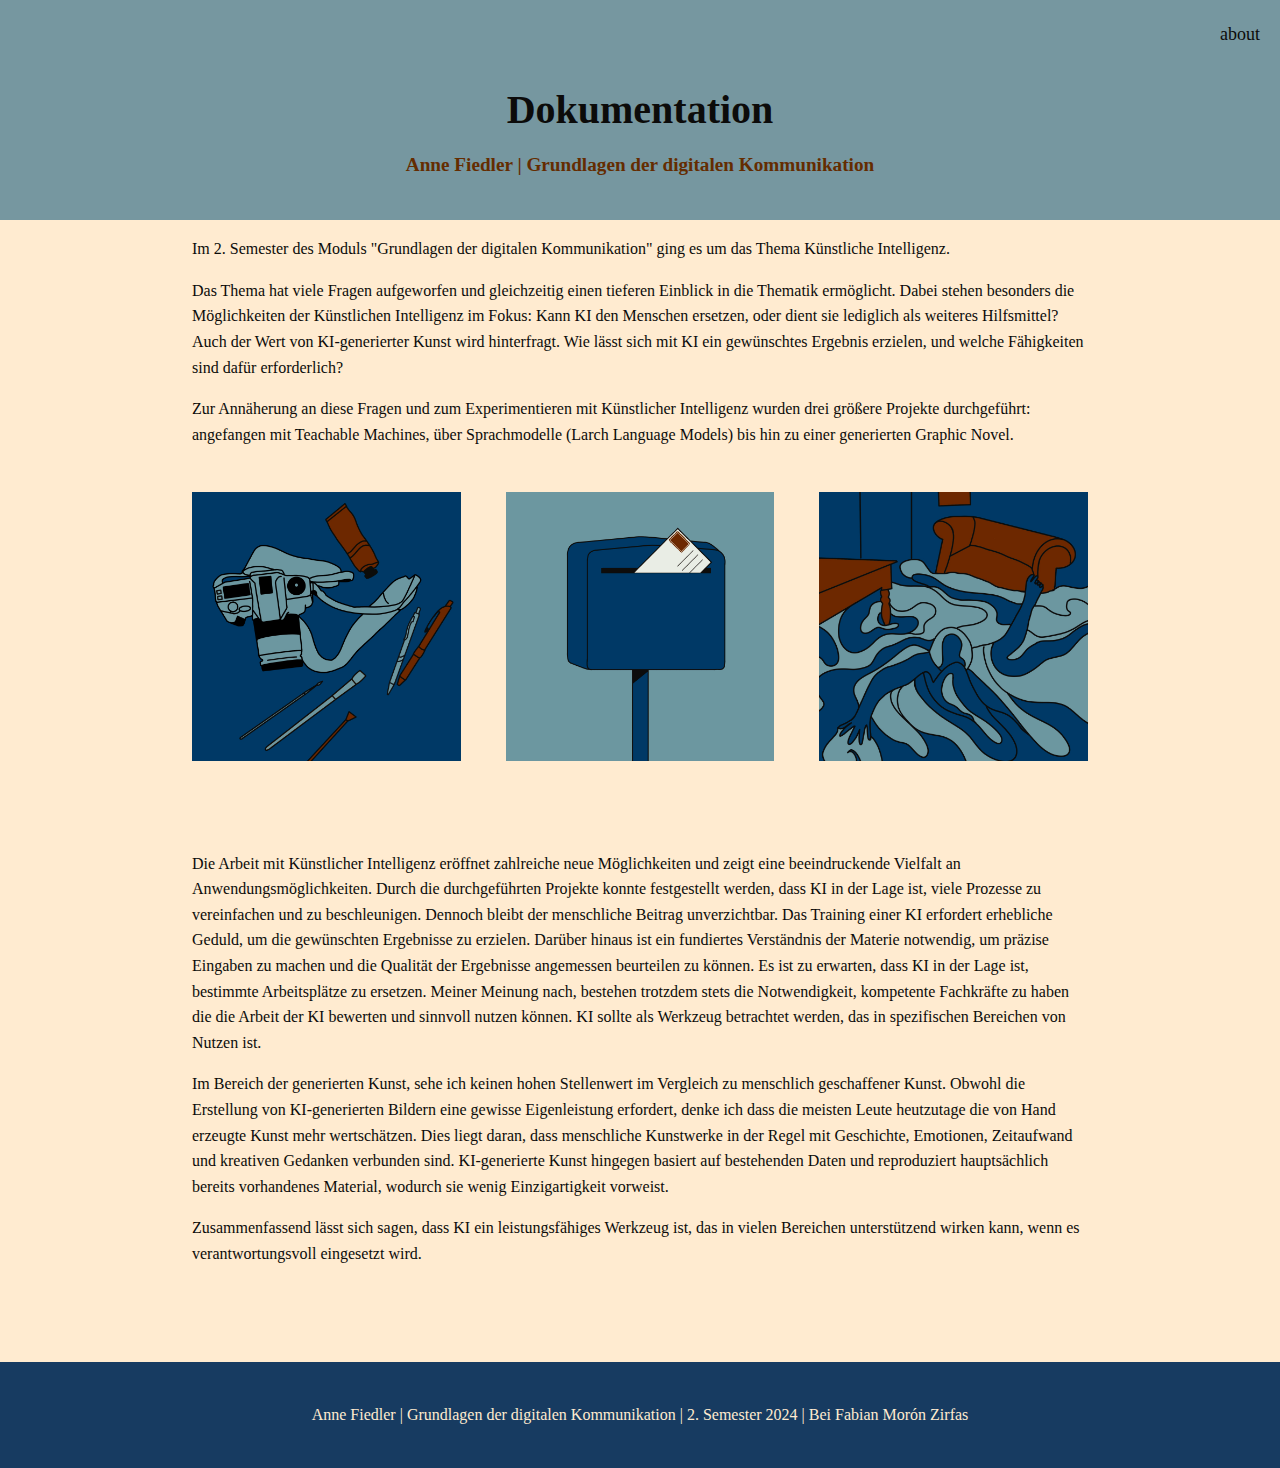
<file: index.html>
<!DOCTYPE html>
<html lang="en">
<head>
	<meta charset="UTF-8">
	<meta name="viewport" content="width=device-width, initial-scale=1.0">
	<title>Dokumentation</title>
	<link rel="stylesheet" href="style.css">
	
<link rel="icon" href="favicon.ico">


</head>
<body>
	
	
<header>
	<a href="about.html" class="right-link">about</a>
	<h1>Dokumentation</h1>
	<h3> Anne Fiedler | Grundlagen der digitalen Kommunikation </h3>
</header>
<main>

<p>Im 2. Semester des Moduls "Grundlagen der digitalen Kommunikation" ging es um das Thema Künstliche Intelligenz. 
</p>
<p>
	Das Thema hat viele Fragen aufgeworfen und gleichzeitig einen tieferen Einblick in die Thematik ermöglicht. 
	Dabei stehen besonders die Möglichkeiten der Künstlichen Intelligenz im Fokus: 
	Kann KI den Menschen ersetzen, oder dient sie lediglich als weiteres Hilfsmittel? 
	Auch der Wert von KI-generierter Kunst wird hinterfragt. 
	Wie lässt sich mit KI ein gewünschtes Ergebnis erzielen, und welche Fähigkeiten sind dafür erforderlich?

</p>
<p>
	Zur Annäherung an diese Fragen und zum Experimentieren mit Künstlicher Intelligenz wurden drei größere Projekte durchgeführt: 
	angefangen mit Teachable Machines, über Sprachmodelle (Larch Language Models) bis hin zu einer generierten Graphic Novel.

</p>

<div class="image-gallery">
    <div class="image-container">
        <div class="image">
            <a href="teachablemachine.html">
                <img src="/images/tm.JPG" alt="Bild von Teachable Machine Projekt" />
                <div class="overlay"><h5>Teachable Machine</h5></div>
            </a>
        </div>
    </div>

    <div class="image-container">
        <div class="image">
            <a href="llm.html">
                <img src="/images/llm.JPG" alt="Bild von Large Language Model Projekt" />
                <div class="overlay"><h5>Large Language Model</h5></div>
            </a>
        </div>
    </div>

    <div class="image-container">
        <div class="image">
            <a href="story.html">
                <img src="/images/story.JPG" alt="Bild von Graphic Novel Projekt" />
                <div class="overlay"><h5>Graphic Novel</h5></div>
            </a>
        </div>
    </div>
</div>


<p>
    Die Arbeit mit Künstlicher Intelligenz eröffnet zahlreiche neue Möglichkeiten und zeigt eine beeindruckende Vielfalt an Anwendungsmöglichkeiten. 
    Durch die durchgeführten Projekte konnte festgestellt werden, dass KI in der Lage ist, viele Prozesse zu vereinfachen und zu beschleunigen. 
    Dennoch bleibt der menschliche Beitrag unverzichtbar. 
    Das Training einer KI erfordert erhebliche Geduld, um die gewünschten Ergebnisse zu erzielen. 
    Darüber hinaus ist ein fundiertes Verständnis der Materie notwendig, um präzise Eingaben zu machen und die Qualität der Ergebnisse 
    angemessen beurteilen zu können.
    Es ist zu erwarten, dass KI in der Lage ist, bestimmte Arbeitsplätze zu ersetzen. 
    Meiner Meinung nach, bestehen trotzdem stets die Notwendigkeit, kompetente Fachkräfte zu haben die die Arbeit der KI bewerten und sinnvoll nutzen können. 
    KI sollte als Werkzeug betrachtet werden, das in spezifischen Bereichen von Nutzen ist.
   </p> 
   <p>
    Im Bereich der generierten Kunst, sehe ich keinen hohen Stellenwert im Vergleich zu menschlich geschaffener Kunst. 
    Obwohl die Erstellung von KI-generierten Bildern eine gewisse Eigenleistung erfordert, denke ich dass die meisten Leute heutzutage die 
    von Hand erzeugte Kunst mehr wertschätzen. 
    Dies liegt daran, dass menschliche Kunstwerke in der Regel mit Geschichte, Emotionen, Zeitaufwand und kreativen Gedanken verbunden sind. 
    KI-generierte Kunst hingegen basiert auf bestehenden Daten und reproduziert hauptsächlich bereits vorhandenes Material, 
    wodurch sie wenig Einzigartigkeit vorweist.
    </p>
    <p>
    Zusammenfassend lässt sich sagen, dass KI ein leistungsfähiges Werkzeug ist, das in vielen Bereichen unterstützend wirken kann, 
    wenn es verantwortungsvoll eingesetzt wird.


</p>
</main>

<footer class="footer">
	<p>Anne Fiedler | Grundlagen der digitalen Kommunikation | 2. Semester 2024 | Bei Fabian Morón Zirfas</p>
</footer>



	<script src="index.js"></script>
    
</body>
</html>
</file>
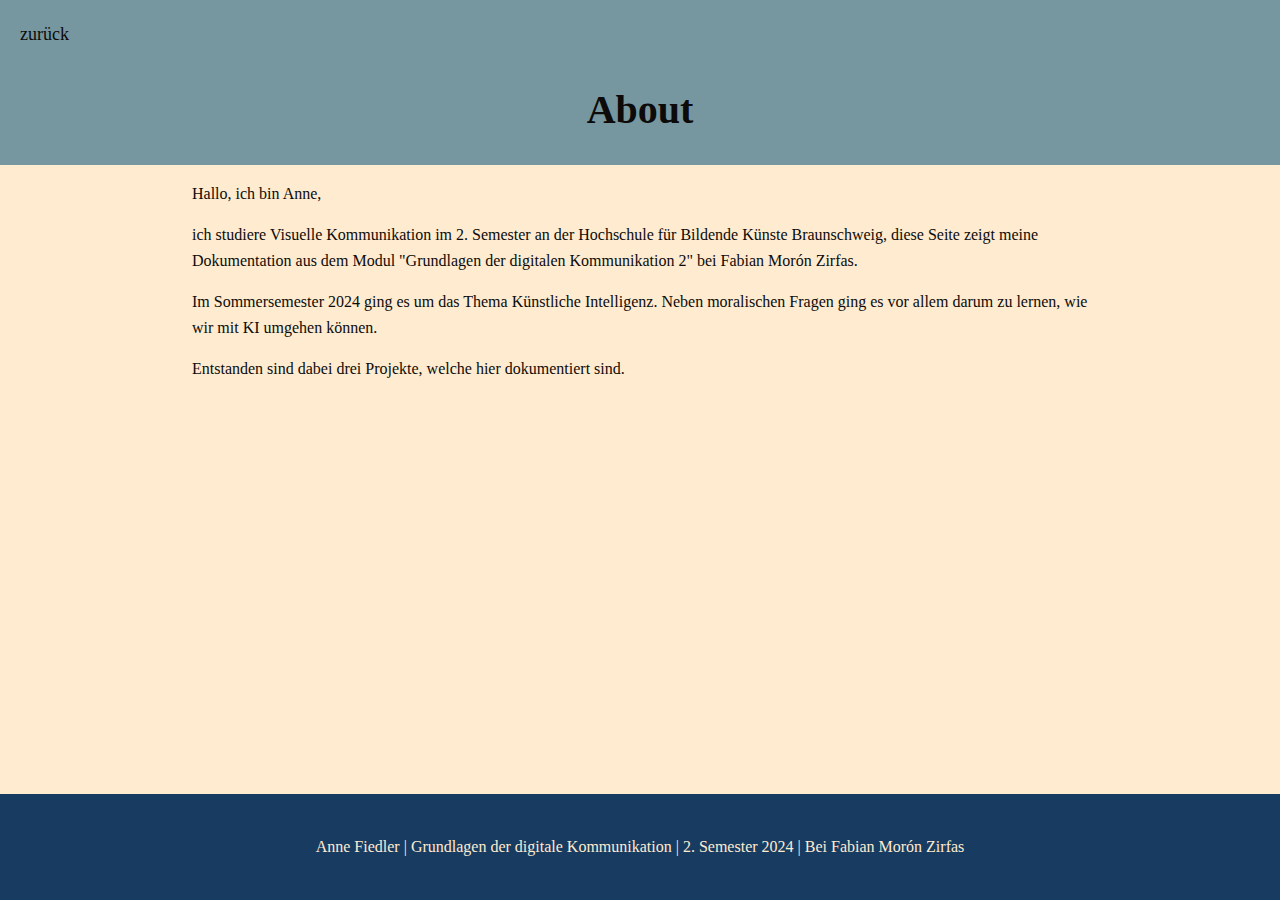
<file: about.html>
<!DOCTYPE html>
<html lang="en">
<head>
	<meta charset="UTF-8">
	<meta name="viewport" content="width=device-width, initial-scale=1.0">
	<title>Dokumentation</title>
	<link rel="stylesheet" href="style.css">
	
<link rel="icon" href="favicon.ico">


</head>
<body>
	
	
<header>
	<a href="index.html" class="left-link">zurück</a>
	<h1>About</h1>
	
</header>
<main>

<p> Hallo, ich bin Anne, 
</p>
<p>ich studiere Visuelle Kommunikation im 2. Semester an der Hochschule für Bildende Künste Braunschweig,
	diese Seite zeigt meine Dokumentation aus dem Modul "Grundlagen der digitalen Kommunikation 2" bei Fabian Morón Zirfas.
</p>
<p>
	Im Sommersemester 2024 ging es um das Thema Künstliche Intelligenz.

	Neben moralischen Fragen ging es vor allem darum zu lernen, wie wir mit KI umgehen können.
</p>
<p>Entstanden sind dabei drei Projekte, welche hier dokumentiert sind.
</p>

</main>

<footer class="footer">
	<p>Anne Fiedler | Grundlagen der digitale Kommunikation | 2. Semester 2024 | Bei Fabian Morón Zirfas</p>
</footer>



	<script src="index.js"></script>
    
</body>
</html>
</file>
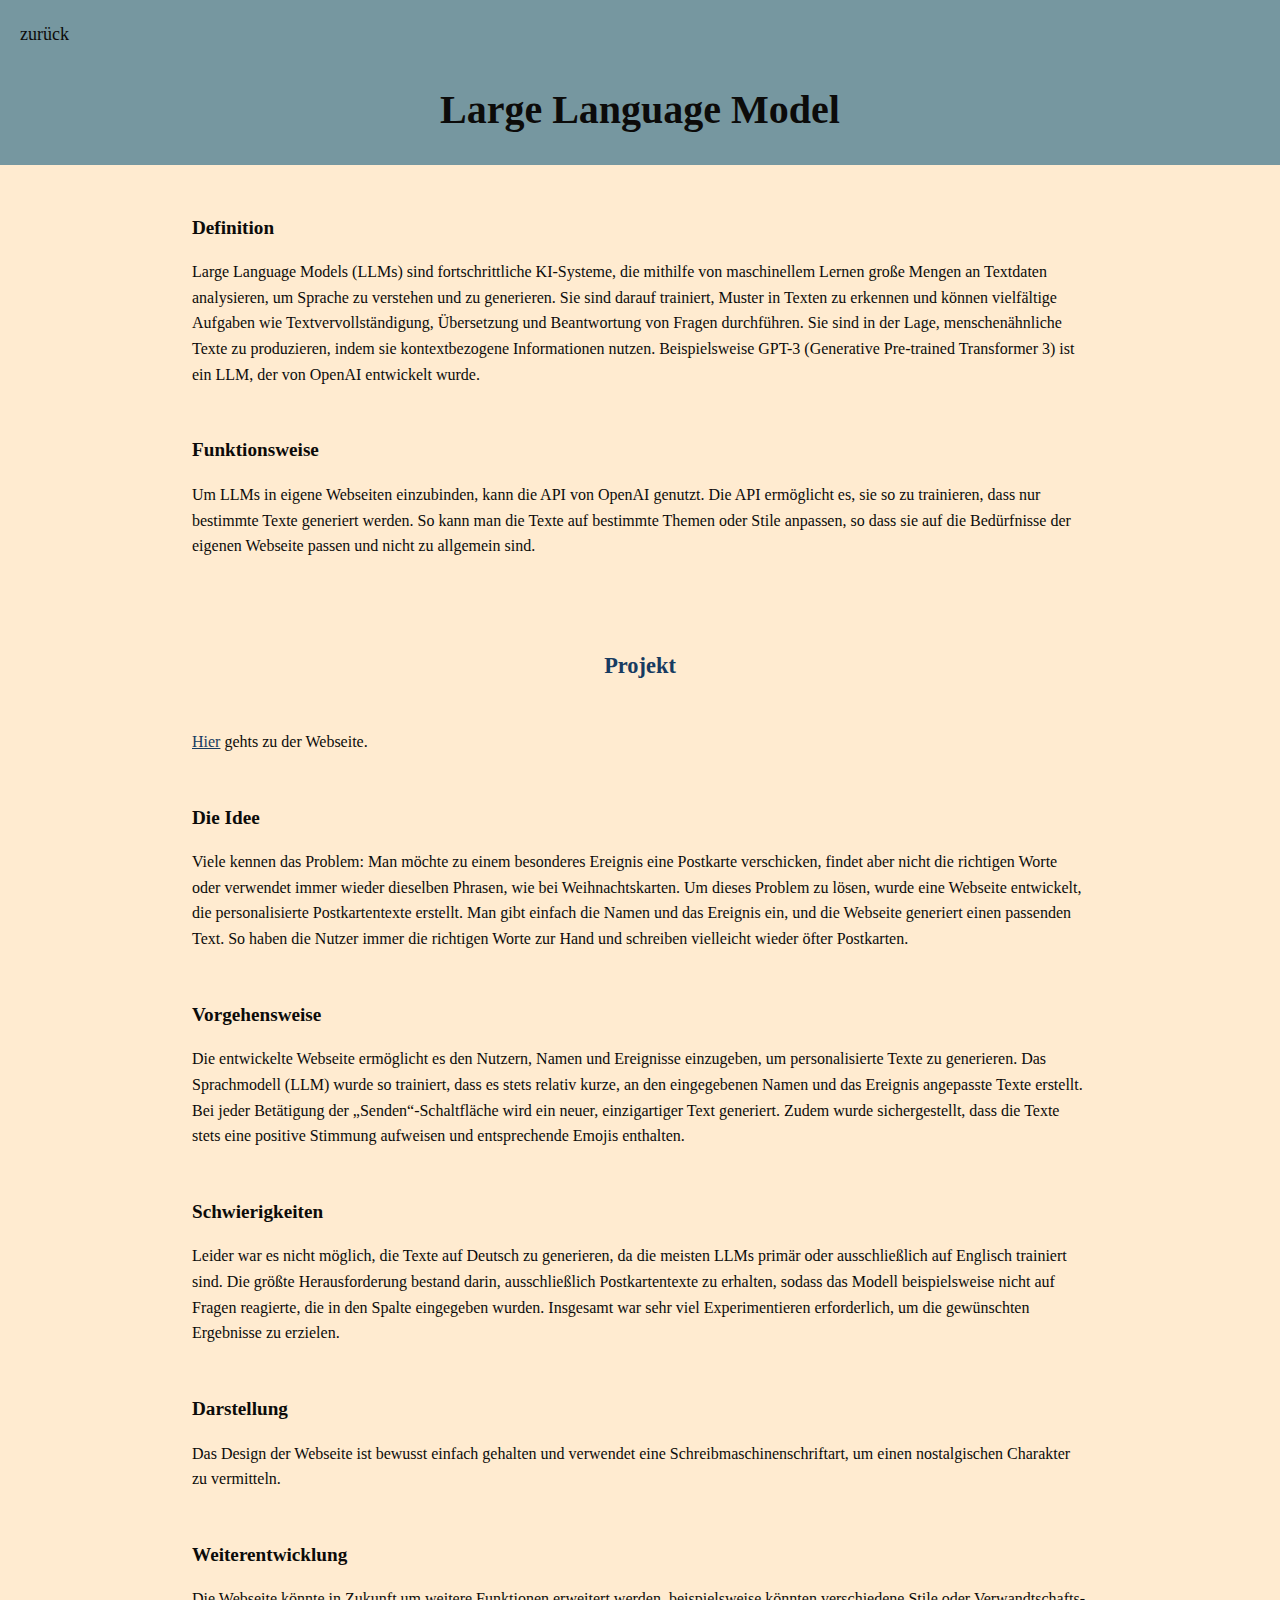
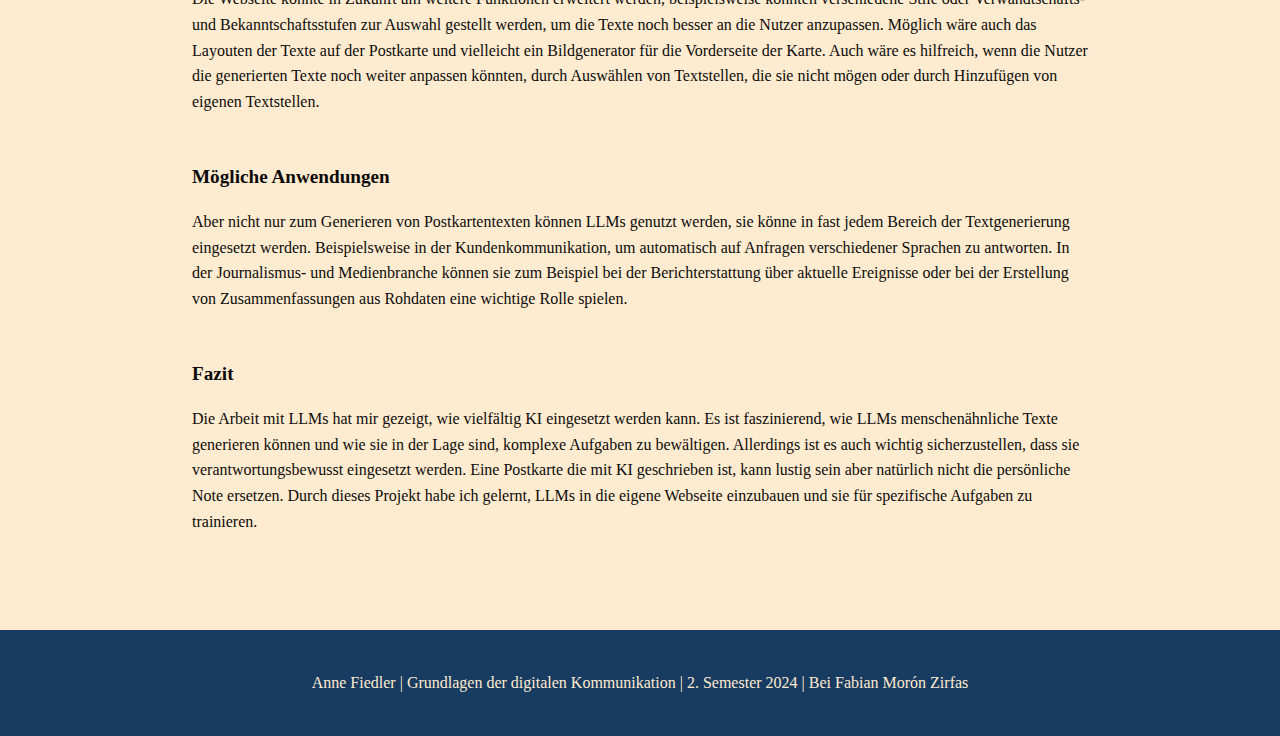
<file: llm.html>
<!DOCTYPE html>
<html lang="en">
<head>
	<meta charset="UTF-8">
	<meta name="viewport" content="width=device-width, initial-scale=1.0">
	<title>Large Language Models</title>
	<link rel="stylesheet" href="style.css">
	
<link rel="stylesheet" href="favicon.ico">


</head>
<body>
	<header>
		<a href="index.html" class="left-link">zurück</a>
		<h1>Large Language Model</h1>
	</header>
	<main>
       
	
	<p></p>
	<h4>Definition </h4>

	<p>Large Language Models (LLMs) sind fortschrittliche KI-Systeme, die mithilfe von maschinellem Lernen große Mengen an Textdaten analysieren, 
		um Sprache zu verstehen und zu generieren. Sie sind darauf trainiert, Muster in Texten zu erkennen und können vielfältige Aufgaben 
		wie Textvervollständigung, Übersetzung und Beantwortung von Fragen durchführen. Sie sind in der Lage,
		menschenähnliche Texte zu produzieren, indem sie kontextbezogene Informationen nutzen.
		Beispielsweise GPT-3 (Generative Pre-trained Transformer 3) ist ein LLM, der von OpenAI entwickelt wurde. 
	
</p>
<h4> Funktionsweise</h4>

<p> Um LLMs in eigene Webseiten einzubinden, kann die API von OpenAI genutzt. 
		Die API ermöglicht es, sie so zu trainieren, dass nur bestimmte Texte generiert werden.
		So kann man die Texte auf bestimmte Themen oder Stile anpassen, 
		so dass sie auf die Bedürfnisse der eigenen Webseite passen und nicht zu allgemein sind.
		  
	</p>

	<h6>Projekt</h6>
	<p>
		<a href="https://postcard-writer.netlify.app/">Hier</a> 
		 gehts zu der Webseite.
	</p>
<h4>Die Idee</h4>
<p>Viele kennen das Problem: Man möchte zu einem besonderes Ereignis eine Postkarte verschicken, 
	findet aber nicht die richtigen Worte oder verwendet immer wieder dieselben Phrasen, 
	wie bei Weihnachtskarten. Um dieses Problem zu lösen, wurde eine Webseite entwickelt, 
	die personalisierte Postkartentexte erstellt. 
	Man gibt einfach die Namen und das Ereignis ein, und die Webseite generiert einen passenden Text. 
	So haben die Nutzer immer die richtigen Worte zur Hand und schreiben vielleicht wieder öfter Postkarten. 

</p>
	<h4>Vorgehensweise</h4>
<p>
	Die entwickelte Webseite ermöglicht es den Nutzern, Namen und Ereignisse einzugeben, 
	um personalisierte Texte zu generieren. 
	Das Sprachmodell (LLM) wurde so trainiert, 
	dass es stets relativ kurze, an den eingegebenen Namen und das Ereignis angepasste Texte erstellt. 
	Bei jeder Betätigung der „Senden“-Schaltfläche wird ein neuer, einzigartiger Text generiert. 
	Zudem wurde sichergestellt, dass die Texte stets eine positive Stimmung aufweisen und entsprechende Emojis enthalten.
</p>
<h4>Schwierigkeiten</h4>
<p> Leider war es nicht möglich, die Texte auf Deutsch zu generieren, da die meisten LLMs primär oder ausschließlich auf Englisch trainiert sind. 
	Die größte Herausforderung bestand darin, ausschließlich Postkartentexte zu erhalten, 
	sodass das Modell beispielsweise nicht auf Fragen reagierte, die in den Spalte eingegeben wurden. 
	Insgesamt war sehr viel Experimentieren erforderlich, um die gewünschten Ergebnisse zu erzielen.
	

</p>
<h4>Darstellung</h4>
<p> Das Design der Webseite ist bewusst einfach gehalten und verwendet eine Schreibmaschinenschriftart, 
	um einen nostalgischen Charakter zu vermitteln.
	
</p>
<h4>Weiterentwicklung</h4>
<p>Die Webseite könnte in Zukunft um weitere Funktionen erweitert werden, 
	beispielsweise könnten verschiedene Stile oder Verwandtschafts- und Bekanntschaftsstufen zur Auswahl gestellt werden, 
	um die Texte noch besser an die Nutzer anzupassen. 
	Möglich wäre auch das Layouten der Texte auf der Postkarte und vielleicht ein Bildgenerator für die Vorderseite der Karte.
	Auch wäre es hilfreich, wenn die Nutzer die generierten Texte noch weiter anpassen könnten, durch Auswählen 
	von Textstellen, die sie nicht mögen oder durch Hinzufügen von eigenen Textstellen.

</p>

<h4>Mögliche Anwendungen</h4>
<p>Aber nicht nur zum Generieren von Postkartentexten können LLMs genutzt werden, sie könne in fast jedem Bereich der Textgenerierung eingesetzt werden.
	Beispielsweise in der Kundenkommunikation, um automatisch auf Anfragen verschiedener Sprachen zu antworten.
	In der Journalismus- und Medienbranche können sie zum Beispiel bei der Berichterstattung über aktuelle Ereignisse oder 
	bei der Erstellung von Zusammenfassungen aus Rohdaten eine wichtige Rolle spielen.


</p>

<h4>Fazit</h4>
<p>Die Arbeit mit LLMs hat mir gezeigt, wie vielfältig KI eingesetzt werden kann.
	Es ist faszinierend, wie LLMs menschenähnliche Texte generieren können und wie sie in der Lage sind, komplexe Aufgaben zu bewältigen.
	Allerdings ist es auch wichtig sicherzustellen, dass sie verantwortungsbewusst eingesetzt werden.
	Eine Postkarte die mit KI geschrieben ist, kann lustig sein aber natürlich nicht die persönliche Note ersetzen.
	Durch dieses Projekt habe ich gelernt, LLMs in die eigene Webseite einzubauen und sie für spezifische Aufgaben zu trainieren.
</p>
</main>
<footer class="footer">
	<p>Anne Fiedler | Grundlagen der digitalen Kommunikation | 2. Semester 2024 | Bei Fabian Morón Zirfas</p>
</footer>


	<script src="index.js"></script>
   
</body>
</html>
</file>
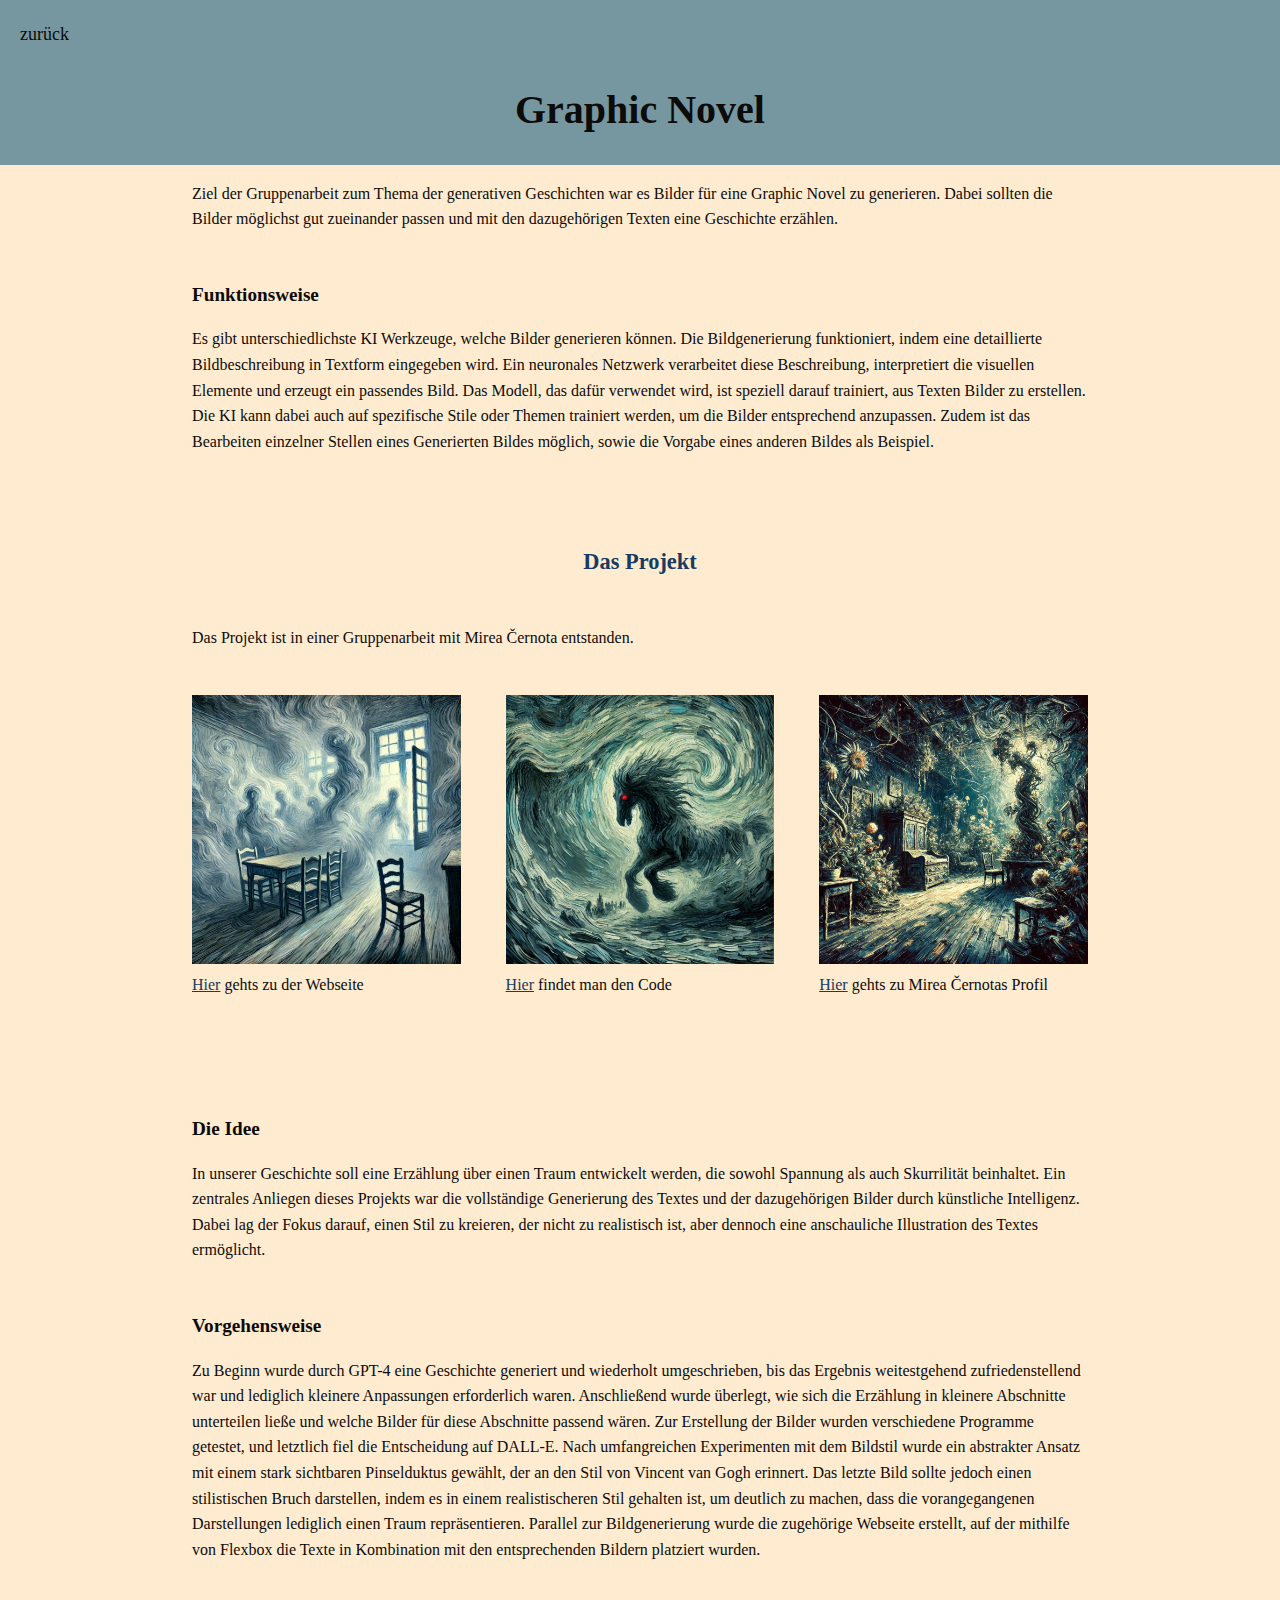
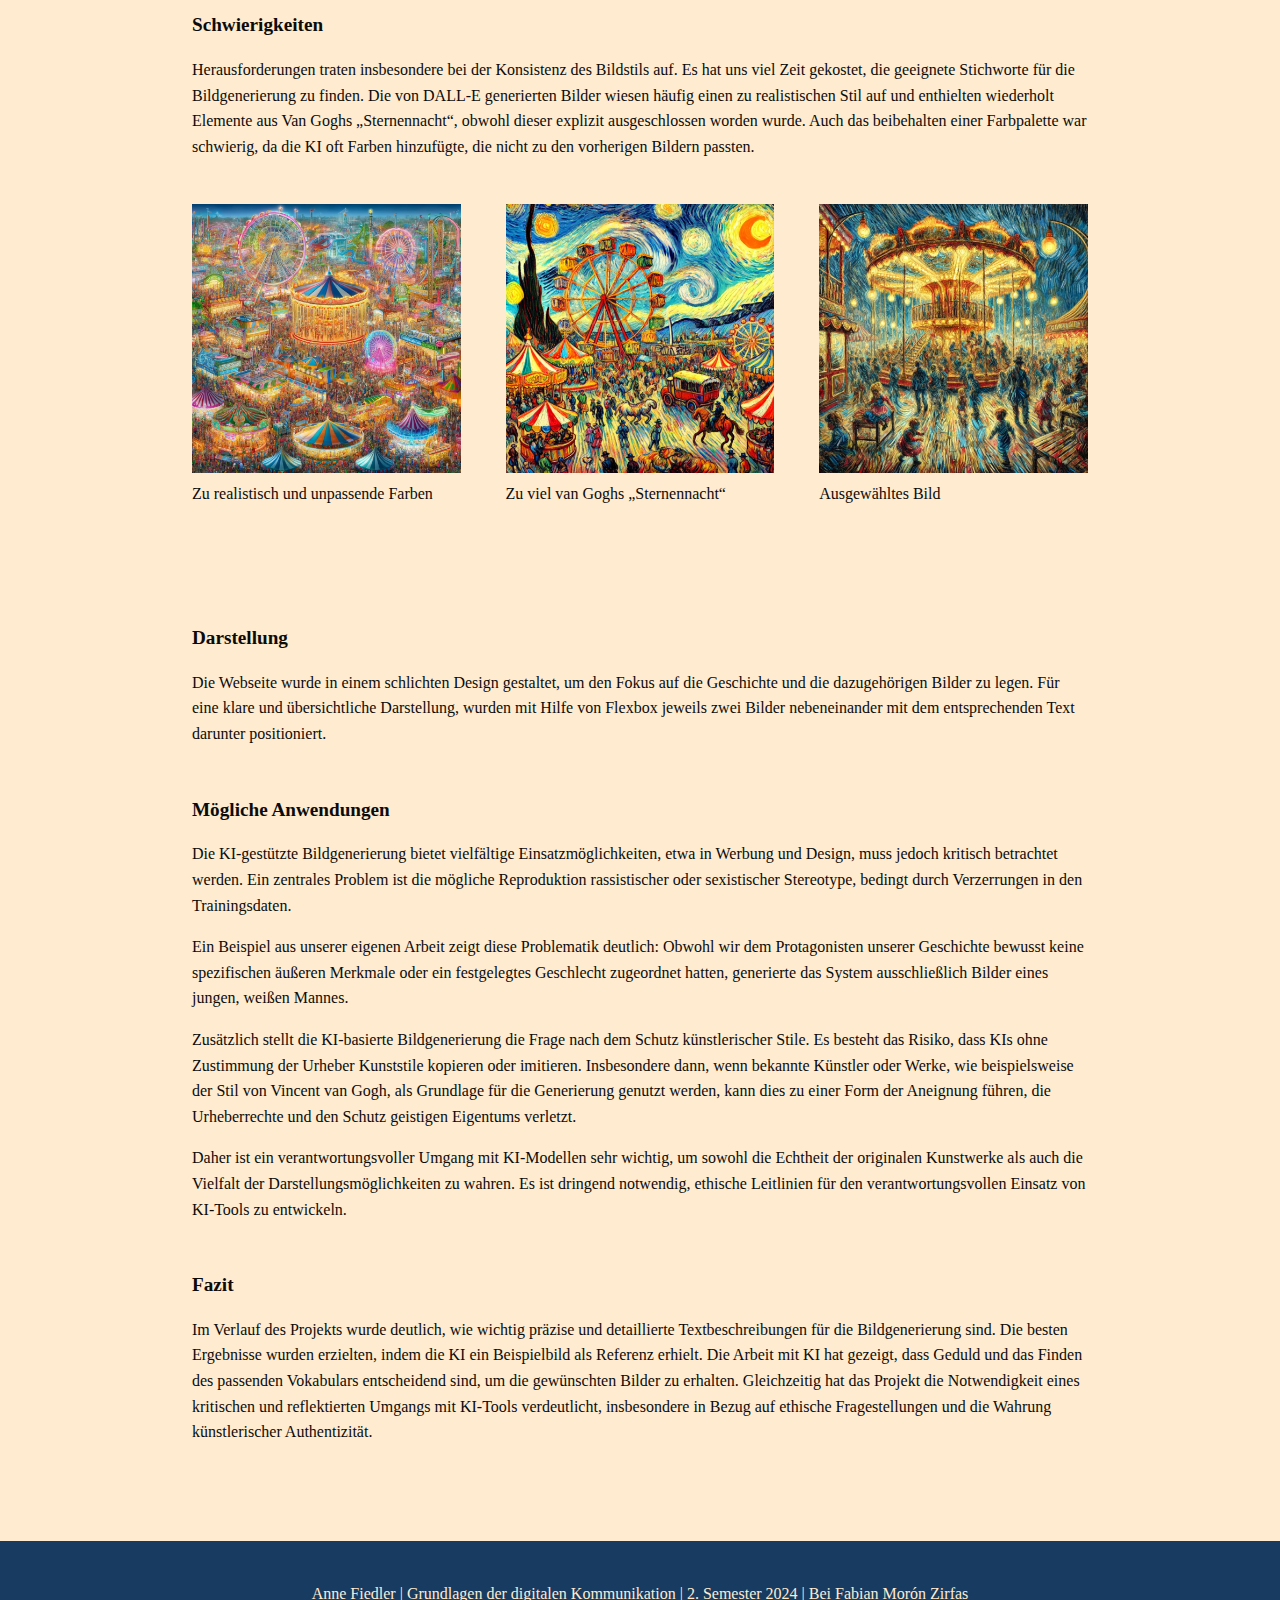
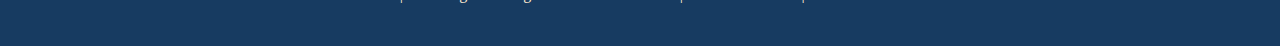
<file: story.html>
<!DOCTYPE html>
<html lang="en">
<head>
	<meta charset="UTF-8">
	<meta name="viewport" content="width=device-width, initial-scale=1.0">
	<title>generative story</title>
	<link rel="stylesheet" href="style.css">
	
<link rel="stylesheet" href="favicon.ico">


</head>
<body>
	<header>
		<a href="index.html" class="left-link">zurück</a>
		<h1>Graphic Novel</h1>
	</header>
	<main>

 
	
	<p>Ziel der Gruppenarbeit zum Thema der generativen Geschichten war es Bilder für eine Graphic Novel zu generieren.
		Dabei sollten die Bilder möglichst gut zueinander passen und mit den dazugehörigen Texten eine Geschichte erzählen. 
	</p>
	
<h4> Funktionsweise</h4>
<p> Es gibt unterschiedlichste KI Werkzeuge, welche Bilder generieren können.
	Die Bildgenerierung funktioniert, indem eine detaillierte Bildbeschreibung in Textform eingegeben wird. 
	Ein neuronales Netzwerk verarbeitet diese Beschreibung, interpretiert die visuellen Elemente und erzeugt ein passendes Bild. 
	Das Modell, das dafür verwendet wird, ist speziell darauf trainiert, aus Texten Bilder zu erstellen.
	Die KI kann dabei auch auf spezifische Stile oder Themen trainiert werden, um die Bilder entsprechend anzupassen.
	Zudem ist das Bearbeiten einzelner Stellen eines Generierten Bildes möglich, sowie die Vorgabe eines anderen Bildes als Beispiel.
	</p>

	<h6>Das Projekt</h6>
	<p> Das Projekt ist in einer Gruppenarbeit mit Mirea Černota entstanden.
	</p>
	<div class="image-gallery-2">
		<div class="image-container-2">
			<div class="image-2">
				
					<img src="/images/2.jpg" alt="Generiertes Bild im realistischen stil" />
					<figcaption>
						<a href="https://das-atmende-zimmer.netlify.app/">Hier</a> 
						gehts zu der Webseite </figcaption>
			</div>
		</div>
		<div class="image-container-2">
			<div class="image-2">
			   
					<img src="/images/7.png" alt="Generiertes Bild van Gogh" />
					<figcaption><a href=" https://github.com/hbk-bs/a-generative-story-mireanne.git">Hier</a>
						findet man den Code
					</figcaption>
			</div>
		</div>
	
		<div class="image-container-2">
			<div class="image-2">
			   
					<img src="/images/12.png" alt="Finales generiertes Bild " />
					<figcaption><a href="https://github.com/Mirea26">Hier</a>
						gehts zu Mirea Černotas Profil 
					</figcaption>
			</div>
		</div>
	</div>

		

	
<h4>Die Idee</h4>

<p>
	In unserer Geschichte soll eine Erzählung über einen Traum entwickelt werden, die sowohl Spannung als auch Skurrilität beinhaltet. 
	Ein zentrales Anliegen dieses Projekts war die vollständige Generierung des Textes und der dazugehörigen Bilder durch künstliche Intelligenz. 
	Dabei lag der Fokus darauf, einen Stil zu kreieren, der nicht zu realistisch ist, aber dennoch eine anschauliche 
	Illustration des Textes ermöglicht.
</p>

<h4>Vorgehensweise</h4>
<p> Zu Beginn wurde durch GPT-4 eine Geschichte generiert und wiederholt umgeschrieben, bis das Ergebnis weitestgehend 
	zufriedenstellend war und lediglich kleinere Anpassungen erforderlich waren. Anschließend wurde überlegt, 
	wie sich die Erzählung in kleinere Abschnitte unterteilen ließe und welche Bilder für diese Abschnitte passend wären. 
	Zur Erstellung der Bilder wurden verschiedene Programme getestet, und letztlich fiel die Entscheidung auf DALL-E. 
	Nach umfangreichen Experimenten mit dem Bildstil wurde ein abstrakter Ansatz mit einem stark sichtbaren Pinselduktus gewählt, 
	der an den Stil von Vincent van Gogh erinnert. Das letzte Bild sollte jedoch einen stilistischen Bruch darstellen, 
	indem es in einem realistischeren Stil gehalten ist, um deutlich zu machen, dass die vorangegangenen Darstellungen lediglich einen Traum repräsentieren. 
	Parallel zur Bildgenerierung wurde die zugehörige Webseite erstellt, 
	auf der mithilfe von Flexbox die Texte in Kombination mit den entsprechenden Bildern platziert wurden.
</p>
<h4>Schwierigkeiten</h4>
<p>
	Herausforderungen traten insbesondere bei der Konsistenz des Bildstils auf. Es hat uns viel Zeit gekostet, 
	die geeignete Stichworte für die Bildgenerierung zu finden.
	Die von DALL-E generierten Bilder wiesen häufig einen zu realistischen Stil auf und enthielten wiederholt Elemente aus 
	Van Goghs „Sternennacht“, obwohl dieser explizit ausgeschlossen worden wurde.
	Auch das beibehalten einer Farbpalette war schwierig, da die KI oft Farben hinzufügte, die nicht zu den vorherigen Bildern passten.
	
</p>
<div class="image-gallery-2">
    <div class="image-container-2">
        <div class="image-2">
            
                <img src="/images/story-2.png" alt="Generiertes Bild im realistischen stil" />
				<figcaption>Zu realistisch und unpassende Farben</figcaption>
        </div>
    </div>

    <div class="image-container-2">
        <div class="image-2">
           
                <img src="/images/story-1.png" alt="Generiertes Bild van Gogh" />
				<figcaption>Zu viel van Goghs „Sternennacht“</figcaption>
        </div>
    </div>

    <div class="image-container-2">
        <div class="image-2">
           
                <img src="/images/3.png" alt="Finales generiertes Bild " />
				<figcaption>Ausgewähltes Bild</figcaption>
        </div>
    </div>
</div>

<h4>Darstellung</h4>
<p> 
	Die Webseite wurde in einem schlichten Design gestaltet, um den Fokus auf die Geschichte und die dazugehörigen Bilder zu legen. 
	Für eine klare und übersichtliche Darstellung, wurden mit Hilfe von Flexbox jeweils zwei Bilder nebeneinander 
	mit dem entsprechenden Text darunter positioniert.
</p>
<h4>Mögliche Anwendungen</h4>
<p>
	Die KI-gestützte Bildgenerierung bietet vielfältige Einsatzmöglichkeiten, etwa in Werbung und Design, 
	muss jedoch kritisch betrachtet werden. Ein zentrales Problem ist die mögliche Reproduktion rassistischer 
	oder sexistischer Stereotype, bedingt durch Verzerrungen in den Trainingsdaten.
</p>
<p>
	Ein Beispiel aus unserer eigenen Arbeit zeigt diese Problematik deutlich: 
	Obwohl wir dem Protagonisten unserer Geschichte bewusst keine spezifischen äußeren Merkmale oder ein festgelegtes 
	Geschlecht zugeordnet hatten, generierte das System ausschließlich Bilder eines jungen, weißen Mannes.
</p>
<p>Zusätzlich stellt die KI-basierte Bildgenerierung die Frage nach dem Schutz künstlerischer Stile. 
	Es besteht das Risiko, dass KIs ohne Zustimmung der Urheber Kunststile kopieren oder imitieren. 
	Insbesondere dann, wenn bekannte Künstler oder Werke, wie beispielsweise der Stil von Vincent van Gogh, 
	als Grundlage für die Generierung genutzt werden, kann dies zu einer Form der Aneignung führen, 
	die Urheberrechte und den Schutz geistigen Eigentums verletzt. 
</p>
<p>Daher ist ein verantwortungsvoller Umgang mit KI-Modellen sehr wichtig, um sowohl die Echtheit
	der originalen Kunstwerke als auch die Vielfalt der Darstellungsmöglichkeiten zu wahren.
	Es ist dringend notwendig, ethische Leitlinien für den verantwortungsvollen Einsatz von KI-Tools zu entwickeln.
</p>

<h4>Fazit</h4>
<p>
	Im Verlauf des Projekts wurde deutlich, wie wichtig präzise und detaillierte Textbeschreibungen für die Bildgenerierung sind. 
	Die besten Ergebnisse wurden erzielten, indem die KI ein Beispielbild als Referenz erhielt. 
	Die Arbeit mit KI hat gezeigt, dass Geduld und das Finden des passenden Vokabulars entscheidend sind, um die gewünschten Bilder zu erhalten. 
	Gleichzeitig hat das Projekt die Notwendigkeit eines kritischen und reflektierten Umgangs mit KI-Tools verdeutlicht, 
	insbesondere in Bezug auf ethische Fragestellungen und die Wahrung künstlerischer Authentizität.

</p>
</main>

<footer class="footer">
	<p>Anne Fiedler | Grundlagen der digitalen Kommunikation | 2. Semester 2024 | Bei Fabian Morón Zirfas</p>
</footer>



	<script src="index.js"></script>
    
</body>
</html>
</file>
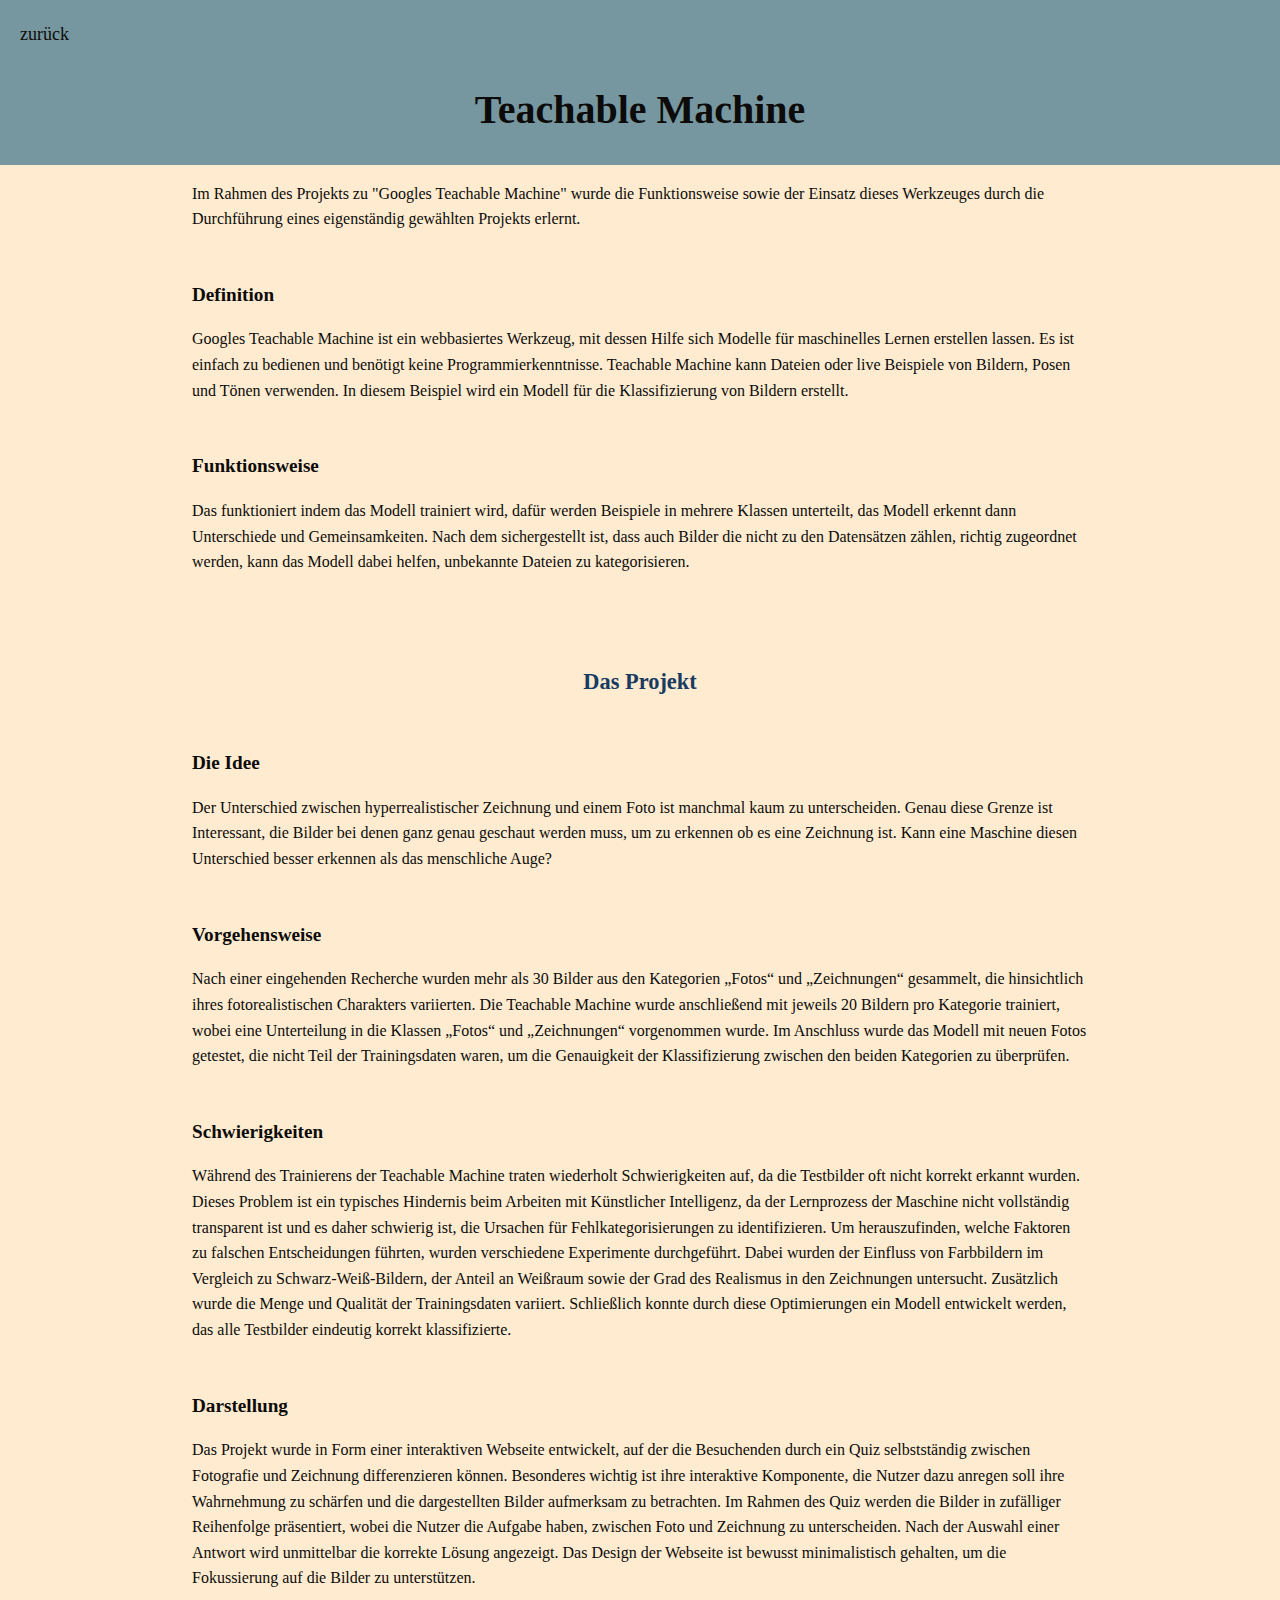
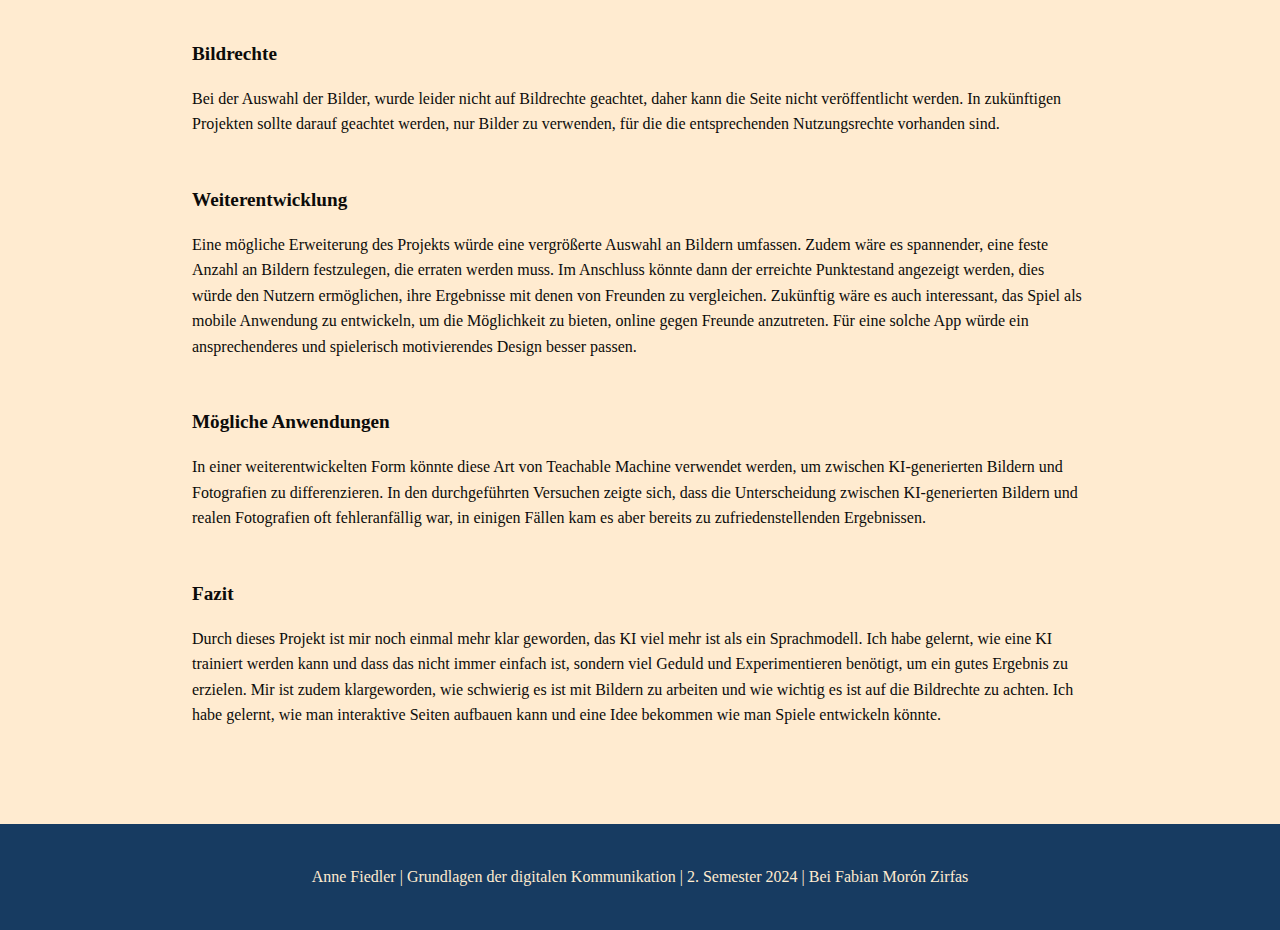
<file: teachablemachine.html>
<!DOCTYPE html>
<html lang="en">
<head>
	<meta charset="UTF-8">
	<meta name="viewport" content="width=device-width, initial-scale=1.0">
	<title>teachable machine</title>
	<link rel="stylesheet" href="style.css">
	
<link rel="stylesheet" href="favicon.ico">


</head>
<body>
	<header>
		<a href="index.html" class="left-link">zurück</a>
		<h1>Teachable Machine</h1>
	</header>
	<main>
      
				<p>Im Rahmen des Projekts zu "Googles Teachable Machine" wurde die Funktionsweise 
					sowie der Einsatz dieses Werkzeuges durch die Durchführung eines eigenständig gewählten Projekts erlernt.
				</p>
 
	<h4>Definition </h4>
	<p>
	Googles Teachable Machine ist ein webbasiertes Werkzeug, 
	mit dessen Hilfe sich Modelle für maschinelles Lernen erstellen lassen. 
	Es ist einfach zu bedienen und benötigt keine Programmierkenntnisse. 
	Teachable Machine kann Dateien oder live Beispiele von Bildern, Posen und Tönen verwenden. 
	In diesem Beispiel wird ein Modell für die Klassifizierung von Bildern erstellt.
</p>
<h4> Funktionsweise</h4>
<p>
	Das funktioniert indem das Modell trainiert wird, dafür werden Beispiele in mehrere Klassen unterteilt, 
	das Modell erkennt dann Unterschiede und Gemeinsamkeiten. Nach dem sichergestellt ist, dass auch Bilder die nicht zu den Datensätzen zählen,
	richtig zugeordnet werden, kann das Modell dabei helfen, unbekannte Dateien zu kategorisieren.
	</p>

<h6>Das Projekt</h6>
	

	
<h4>Die Idee</h4>
<p>
Der Unterschied zwischen hyperrealistischer Zeichnung und einem Foto ist manchmal kaum zu unterscheiden. 
Genau diese Grenze ist Interessant, die Bilder bei denen ganz genau geschaut werden muss, um zu erkennen ob es eine Zeichnung ist.
Kann eine Maschine diesen Unterschied besser erkennen als das menschliche Auge?
</p>
<h4>Vorgehensweise</h4>
<p>Nach einer eingehenden Recherche wurden mehr als 30 Bilder aus den Kategorien „Fotos“ und „Zeichnungen“ gesammelt, 
	die hinsichtlich ihres fotorealistischen Charakters variierten. 
	Die Teachable Machine wurde anschließend mit jeweils 20 Bildern pro Kategorie trainiert, 
	wobei eine Unterteilung in die Klassen „Fotos“ und „Zeichnungen“ vorgenommen wurde. 
	Im Anschluss wurde das Modell mit neuen Fotos getestet, die nicht Teil der Trainingsdaten waren, 
	um die Genauigkeit der Klassifizierung zwischen den beiden Kategorien zu überprüfen. 
</p>
<h4>Schwierigkeiten</h4>
<p>Während des Trainierens der Teachable Machine traten wiederholt Schwierigkeiten auf, da die Testbilder oft nicht korrekt erkannt wurden. 
	Dieses Problem ist ein typisches Hindernis beim Arbeiten mit Künstlicher Intelligenz, da der Lernprozess der Maschine nicht vollständig transparent ist 
	und es daher schwierig ist, die Ursachen für Fehlkategorisierungen zu identifizieren. Um herauszufinden, welche Faktoren zu falschen Entscheidungen führten, wurden verschiedene Experimente durchgeführt. 
	Dabei wurden der Einfluss von Farbbildern im Vergleich zu Schwarz-Weiß-Bildern, der Anteil an Weißraum sowie der Grad des Realismus in den Zeichnungen untersucht. 
	Zusätzlich wurde die Menge und Qualität der Trainingsdaten variiert. Schließlich konnte durch diese Optimierungen ein Modell entwickelt werden, das alle Testbilder eindeutig korrekt klassifizierte.

</p>

<h4>Darstellung</h4>
<p> Das Projekt wurde in Form einer interaktiven Webseite entwickelt, 
	auf der die Besuchenden durch ein Quiz selbstständig zwischen Fotografie und Zeichnung differenzieren können. 
	Besonderes wichtig ist ihre interaktive Komponente, die Nutzer dazu anregen soll ihre Wahrnehmung zu schärfen 
	und die dargestellten Bilder aufmerksam zu betrachten. 
	Im Rahmen des Quiz werden die Bilder in zufälliger Reihenfolge präsentiert, wobei die Nutzer die Aufgabe haben, 
	zwischen Foto und Zeichnung zu unterscheiden. 
	Nach der Auswahl einer Antwort wird unmittelbar die korrekte Lösung angezeigt. 
	Das Design der Webseite ist bewusst minimalistisch gehalten, um die Fokussierung auf die Bilder zu unterstützen.
</p>
<h4>Bildrechte</h4>
<p>Bei der Auswahl der Bilder, wurde leider nicht auf Bildrechte geachtet, daher kann die Seite nicht veröffentlicht werden. 
	In zukünftigen Projekten sollte darauf geachtet werden, nur Bilder zu verwenden, für die die entsprechenden Nutzungsrechte vorhanden sind.
</p>
<h4>Weiterentwicklung</h4>
<p>
	Eine mögliche Erweiterung des Projekts würde eine vergrößerte Auswahl an Bildern umfassen. 
	Zudem wäre es spannender, eine feste Anzahl an Bildern festzulegen, die erraten werden muss. 
	Im Anschluss könnte dann der erreichte Punktestand angezeigt werden, dies würde den Nutzern ermöglichen, ihre Ergebnisse mit denen von Freunden zu vergleichen. 
	Zukünftig wäre es auch interessant, das Spiel als mobile Anwendung zu entwickeln, 
	um die Möglichkeit zu bieten, online gegen Freunde anzutreten. 
	Für eine solche App würde ein ansprechenderes und spielerisch motivierendes Design besser passen.
</p>
<h4>Mögliche Anwendungen</h4>
<p>
    In einer weiterentwickelten Form könnte diese Art von Teachable Machine verwendet werden, 
	um zwischen KI-generierten Bildern und Fotografien zu differenzieren. 
	In den durchgeführten Versuchen zeigte sich, dass die Unterscheidung zwischen KI-generierten Bildern und realen Fotografien 
	oft fehleranfällig war, in einigen Fällen kam es aber bereits zu zufriedenstellenden Ergebnissen.</p>

<h4>Fazit</h4>
<p> Durch dieses Projekt ist mir noch einmal mehr klar geworden, das KI viel mehr ist als ein Sprachmodell.
	Ich habe gelernt, wie eine KI trainiert werden kann und dass das nicht immer einfach ist, 
	sondern viel Geduld und Experimentieren benötigt, um ein gutes Ergebnis zu erzielen. 
	Mir ist zudem klargeworden, wie schwierig es ist mit Bildern zu arbeiten und wie wichtig es ist auf die Bildrechte zu achten. 
	Ich habe gelernt, wie man interaktive Seiten aufbauen kann und eine Idee bekommen wie man Spiele entwickeln könnte.


</p>

</main>

    
	<footer class="footer">
		<p>Anne Fiedler | Grundlagen der digitalen Kommunikation | 2. Semester 2024 | Bei Fabian Morón Zirfas</p>


	<script src="index.js"></script>
    
</body>
</html>
</file>
<file: style.css>
* {
  box-sizing: border-box;
  margin: 0;
  padding: 0;
}
html {
  font-size: 16px;
}

body {
  
  line-height: 1.6;
  color: #0c0b0a;
  margin: 0;
  padding: 0;
  background-color: #FFEBD0;
  display: flex;
  flex-direction: column;
  min-height: 100vh;
  
  
}

header {
  position: relative;
  text-align: center;
  padding: 15px;
  background-color: #7697A0;
}

/* Link auf der rechten Seite (Hauptseite) */
.right-link {
  position: absolute;
  top: 20px;
  right: 20px; /* Positioniert den Link 20px vom rechten Rand */
  color: #0c0b0a; /* Farbe des Links */
  font-size: 18px;
  text-decoration: none; /* Entfernt die Unterstreichung */
}

.right-link:hover {
  color:  #FFEBD0; /* Farbe beim Hovern */
}

/* Link auf der linken Seite (About-Seite) */
.left-link {
  position: absolute;
  top: 20px;
  left: 20px; /* Positioniert den Link 20px vom linken Rand */
  color: #0c0b0a; /* Farbe des Links */
  font-size: 18px;
  text-decoration: none; /* Entfernt die Unterstreichung */
}

.left-link:hover {
  color:  #FFEBD0; /* Farbe beim Hovern */
}

h1 {
  font-size: 2.5rem;
  font-weight: bold;
  margin: 0;
  padding: 0;
  margin-top: 5%;
  margin-bottom: 0.5rem;
  text-align: center;
  
}
h2 {
  font-size: 1.5rem;
  font-weight: 600;
  margin: 0;
  padding: 0;
  margin-top: 5%;
  margin-bottom: 2%;
  text-align: center;
}
h3 {
  font-size: 1.2rem;
  font-weight: 600;
  margin: 0;
  padding: 0;
  margin-top: %;
  margin-bottom: 2%;
  text-align: center;
 color: #642c00;
}
h4 {
  font-size: 1.2rem;
  font-weight: 600;
  margin: 0;
  padding: 0;
  margin-top: 3rem;
  margin-bottom: 1rem;
  text-align: left;
  color: #0c0b0a;

}

h5 {
  font-size: 1.3rem;
  font-weight: 600;
  margin: 0;
  padding: 0;
  margin-top: 0%;
  margin-bottom: 0%;
  text-align: center;
  color: #FFEBD0;

}
h6 {
  font-size: 1.4rem;
  font-weight: 600;
  margin: 0;
  padding: 0;
  margin-top: 10%;
  margin-bottom: 5%;
  text-align: center;
 color: #173b61;
}


p {
  font-size: 1rem;
  font-weight: 400;
  line-height: 1.6;
  margin: 0;
  padding: 0;
  margin-top: 1rem;
  margin-bottom: 1rem;
 
  
}

main {
  width: 70vw;
  margin: 0 auto;
  max-width: 1024px;
  flex-grow: 1;
  
}

.row,
.column {
  width: 100%;
  margin: 0;
  padding: 0;
  gap: 1rem;
}

.column{
  display: flex;
  flex-direction: column;
  justify-content: center;
  align-items: center;
}

.row{
  display: flex;
  flex-direction: row;
}


figure {
  margin: 0;
  display: flex;
  flex-direction: column;
  justify-content: center;
  align-items: center;
  gap: 1rem;
}

/* Image gallery layout */
.image-gallery {
  display: flex;
  justify-content: space-between; /* Platz zwischen den Bildern */
  flex-wrap: wrap; /* Elemente umbrechen, wenn kein Platz mehr ist */
  gap: 10px; /* Abstand zwischen den Bildern */
  margin-top: 5%;
  margin-bottom: 10%;
}

.image-container {
  position: relative;
  width: 30%; /* Bilder sind 30% der Gesamtbreite */
  overflow: hidden;
}

.image img {
  display: block;
  width: 100%; /* Bild füllt den Container */
  height: auto;
  transition: transform 0.3s ease;
}

.image:hover img {
  transform: scale(1.1); /* Bildvergrößerung beim Hover */
}

.overlay {
  position: absolute;
  top: 0;
  left: 0;
  width: 100%;
  height: 100%;
  background-color: rgba(0, 0, 0, 0.664); /* Schwarze, halbtransparente Schicht */
  color: #FFEBD0; /* Textfarbe */
  display: flex;
  align-items: center;
  justify-content: center;
  opacity: 0; /* Unsichtbar zu Beginn */
  transition: opacity 0.3s ease;
  font-size: 24px;
}

.image:hover .overlay {
  opacity: 1; /* Überlagerung sichtbar beim Hover */
}

/* Bei kleinen Bildschirmen Bilder übereinander anordnen */
@media screen and (max-width: 768px) {
  .image-container {
    width: 100%; /* Bilder füllen die gesamte Breite */
  }
}

.image-gallery-2 {
  display: flex;
  justify-content: space-between; /* Platz zwischen den Bildern */
  flex-wrap: wrap; /* Elemente umbrechen, wenn kein Platz mehr ist */
  gap: 10px; /* Abstand zwischen den Bildern */
  margin-top: 5%;
  margin-bottom: 10%;
}

.image-container-2 {
  position: relative;
  width: 30%; /* Bilder sind 30% der Gesamtbreite */
  
}

.image-2 img {
  display: block;
  width: 100%; /* Bild füllt den Container */
  height: auto;
}



a {
  color: #173b61;
  
}
a:hover {
  color: #7697A0;
}

figcaption {
  font-size: 1.0rem;
  font-weight: 500;
  margin-top: 0.5rem;
  margin-bottom: 10%;
}

.footer {
  width: 100vw; 
  background-color: #173b61;
  text-align: center;
  padding: 1.5rem 0;
  margin: 0; 
  color: #FFEBD0;
  position: relative;
  margin-top: 5rem;
}


@media (max-width: 768px) {
  .image {
    flex: 1 1 45%;
  }
}

@media (max-width: 480px) {
  .image {
    flex: 1 1 100%;
  }
  
  h1 {
    font-size: 2rem;
  }

  h3 {
    font-size: 1rem;
  }

  p {
    font-size: 0.9rem;
  }
}
</file>
